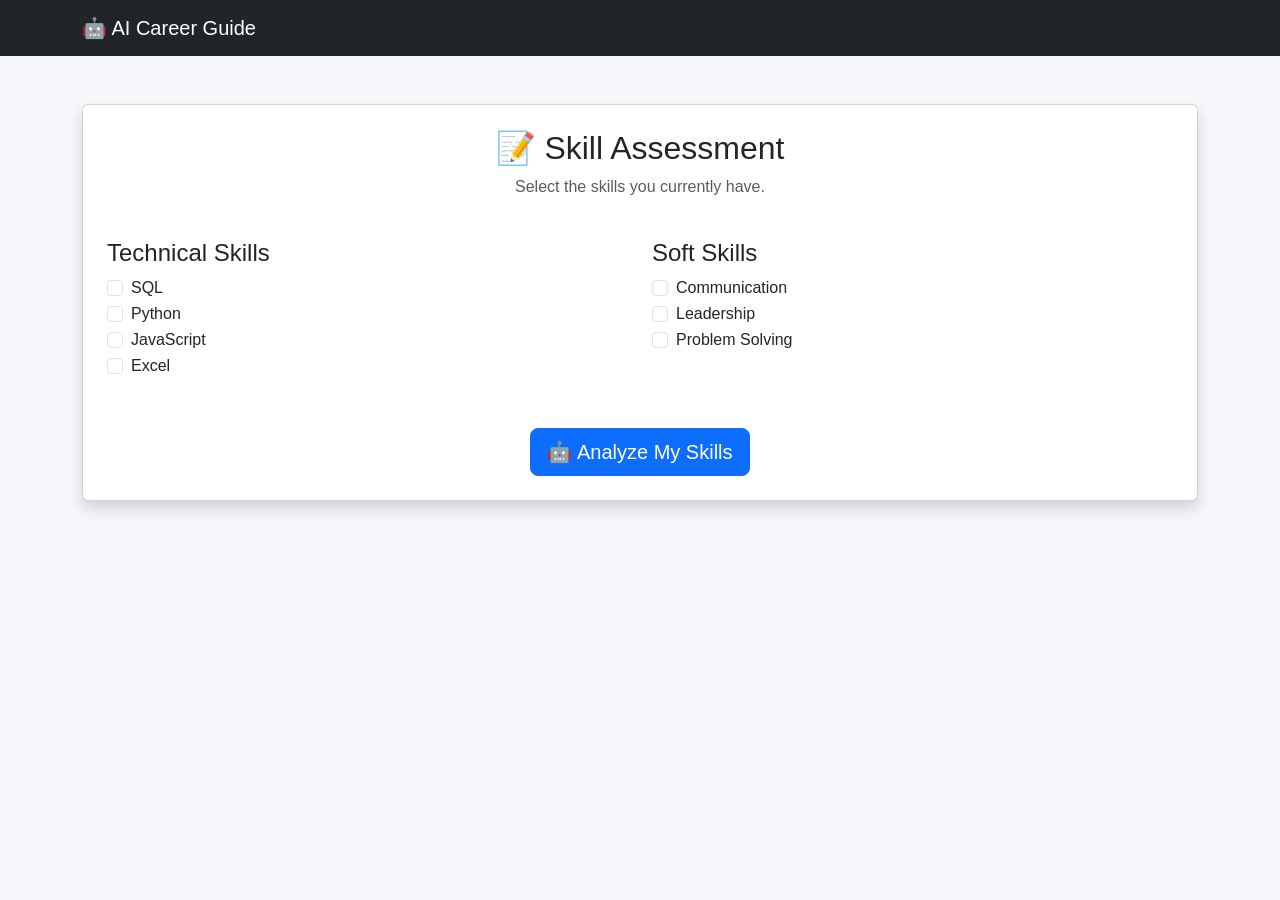
<file: AI Career guidance (1)/AI Career guidance/HTML/Assessment.html>
<!DOCTYPE html>
<html lang="en">

<head>

    <meta charset="UTF-8">

    <meta name="viewport"
          content="width=device-width, initial-scale=1.0">

    <title>Skill Assessment</title>
   <!--Bootstrap -->
    <link href="https://cdn.jsdelivr.net/npm/bootstrap@5.3.3/dist/css/bootstrap.min.css"
          rel="stylesheet">
<!-- Your CSS  -->
    <link rel="stylesheet" href="../CSS/Style.css">

</head>

<body>


<nav class="navbar navbar-dark bg-dark">

    <div class="container">

        <a class="navbar-brand">
            🤖 AI Career Guide
        </a>

    </div>

</nav>


<div class="container py-5">

    <div class="card shadow p-4">

        <h2 class="text-center">
            📝 Skill Assessment
        </h2>

        <p class="text-center text-muted">
            Select the skills you currently have.
        </p>


        <div class="row mt-4">


            <div class="col-md-6">

                <h4>Technical Skills</h4>

                <div class="form-check">
                    <input class="form-check-input skill"
                           type="checkbox"
                           value="SQL">
                    <label class="form-check-label">
                        SQL
                    </label>
                </div>


                <div class="form-check">
                    <input class="form-check-input skill"
                           type="checkbox"
                           value="Python">
                    <label class="form-check-label">
                        Python
                    </label>
                </div>


                <div class="form-check">
                    <input class="form-check-input skill"
                           type="checkbox"
                           value="JavaScript">
                    <label class="form-check-label">
                        JavaScript
                    </label>
                </div>


                <div class="form-check">
                    <input class="form-check-input skill"
                           type="checkbox"
                           value="Excel">
                    <label class="form-check-label">
                        Excel
                    </label>
                </div>

            </div>


            <div class="col-md-6">

                <h4>Soft Skills</h4>

                <div class="form-check">
                    <input class="form-check-input skill"
                           type="checkbox"
                           value="Communication">
                    <label class="form-check-label">
                        Communication
                    </label>
                </div>


                <div class="form-check">
                    <input class="form-check-input skill"
                           type="checkbox"
                           value="Leadership">
                    <label class="form-check-label">
                        Leadership
                    </label>
                </div>


                <div class="form-check">
                    <input class="form-check-input skill"
                           type="checkbox"
                           value="Problem Solving">
                    <label class="form-check-label">
                        Problem Solving
                    </label>
                </div>

            </div>

        </div>


        <div class="text-center mt-5">

            <button onclick="analyzeSkills()"
                    class="btn btn-primary btn-lg">

                🤖 Analyze My Skills

            </button>

        </div>

    </div>

</div>


<script src="../JS/Script.js"></script>

</body>
</html>
</file>
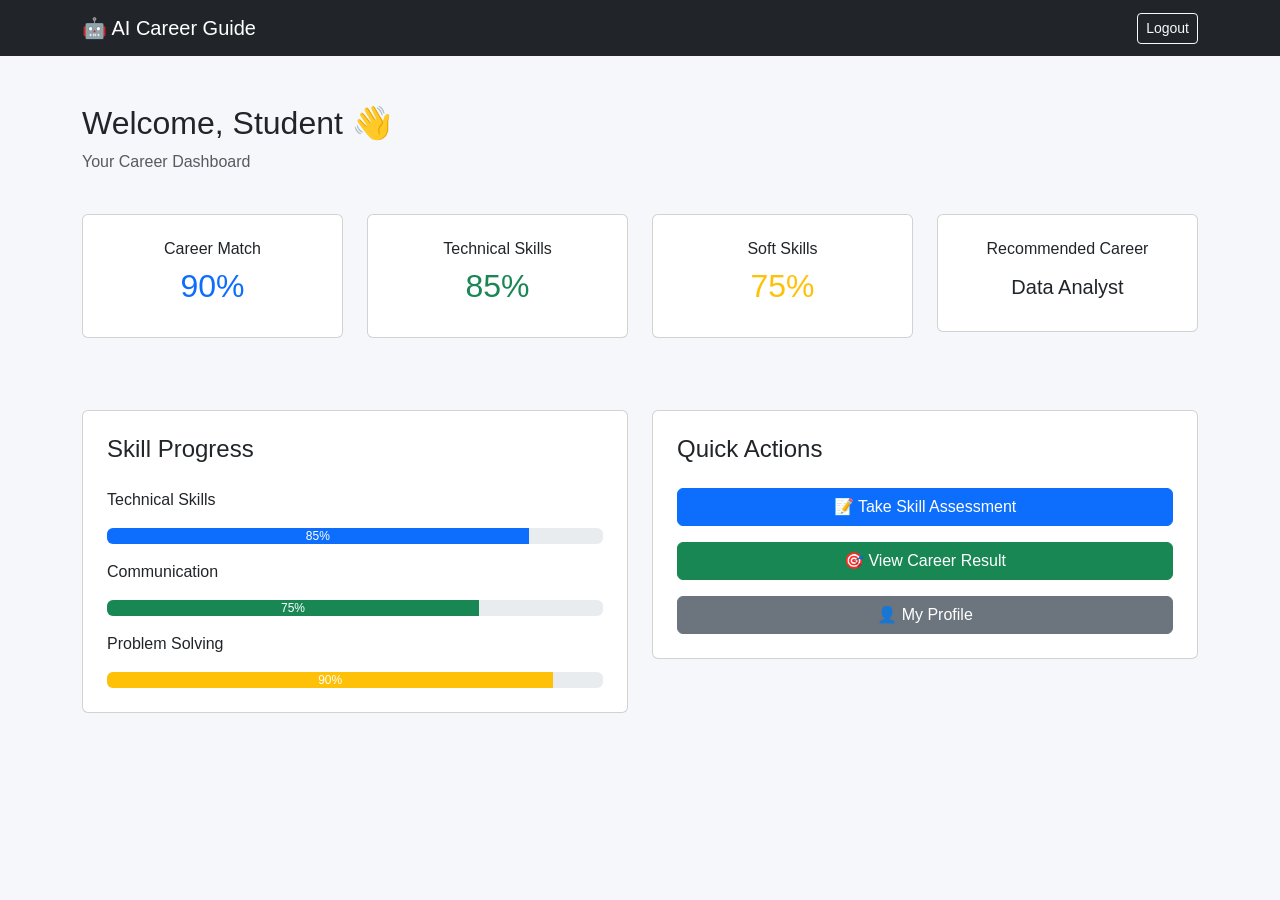
<file: AI Career guidance (1)/AI Career guidance/HTML/Dashboard.html>
<!DOCTYPE html>
<html lang="en">

<head>

    <meta charset="UTF-8">

    <meta name="viewport"
          content="width=device-width, initial-scale=1.0">

    <title>Dashboard</title>

    <!-- Bootstrap -->
    <link href="https://cdn.jsdelivr.net/npm/bootstrap@5.3.3/dist/css/bootstrap.min.css"
          rel="stylesheet">

    <!-- Your CSS -->
    <link rel="stylesheet" href="../CSS/Style.css">


</head>

<body>


<nav class="navbar navbar-dark bg-dark">

    <div class="container">

        <a class="navbar-brand">
            🤖 AI Career Guide
        </a>

        <a href="index.html"
           class="btn btn-outline-light btn-sm">

            Logout

        </a>

    </div>

</nav>


<div class="container py-5">

    <h2>
        Welcome, Student 👋
    </h2>

    <p class="text-muted">
        Your Career Dashboard
    </p>


    <div class="row g-4 mt-2">


        <div class="col-md-3">

            <div class="card Dashboard-card p-4 text-center">

                <h6>Career Match</h6>

                <h2 class="text-primary">
                    90%
                </h2>

            </div>

        </div>


        <div class="col-md-3">

            <div class="card Dashboard-card p-4 text-center">

                <h6>Technical Skills</h6>

                <h2 class="text-success">
                    85%
                </h2>

            </div>

        </div>


        <div class="col-md-3">

            <div class="card Dashboard-card p-4 text-center">

                <h6>Soft Skills</h6>

                <h2 class="text-warning">
                    75%
                </h2>

            </div>

        </div>


        <div class="col-md-3">

            <div class="card Dashboard-card p-4 text-center">

                <h6>Recommended Career</h6>

                <h5 class="mt-2">
                    Data Analyst
                </h5>

            </div>

        </div>

    </div>


    <div class="row mt-5 g-4">


        <div class="col-md-6">

            <div class="card p-4">

                <h4>Skill Progress</h4>

                <p class="mt-3">
                    Technical Skills
                </p>

                <div class="progress">

                    <div class="progress-bar"
                         style="width:85%">

                        85%

                    </div>

                </div>


                <p class="mt-3">
                    Communication
                </p>

                <div class="progress">

                    <div class="progress-bar bg-success"
                         style="width:75%">

                        75%

                    </div>

                </div>


                <p class="mt-3">
                    Problem Solving
                </p>

                <div class="progress">

                    <div class="progress-bar bg-warning"
                         style="width:90%">

                        90%

                    </div>

                </div>

            </div>

        </div>


        <div class="col-md-6">

            <div class="card p-4">

                <h4>Quick Actions</h4>

                <a href="Assessment.html"
                   class="btn btn-primary mt-3">

                    📝 Take Skill Assessment

                </a>


                <a href="Result.html"
                   class="btn btn-success mt-3">

                    🎯 View Career Result

                </a>


                <a href="Profile.html"
                   class="btn btn-secondary mt-3">

                    👤 My Profile

                </a>

            </div>

        </div>

    </div>

</div>


</body>
</html>
</file>
<file: AI Career guidance (1)/AI Career guidance/CSS/Style.css>
body {
    font-family: Arial, sans-serif;
    background: #f5f7fb;
}

.hero-section {
    padding: 120px 20px;
    background: linear-gradient(135deg, #171c58, #5146e5);
}

.feature-card {
    transition: 0.3s;
}

.feature-card:hover {
    transform: translateY(-8px);
}

.login-bg {
    background: linear-gradient(135deg, #171c58, #5146e5);
}

.dashboard-card {
    transition: 0.3s;
}

.dashboard-card:hover {
    transform: translateY(-5px);
}

.score {
    font-size: 60px;
    font-weight: bold;
    margin: 20px;
}
</file>
